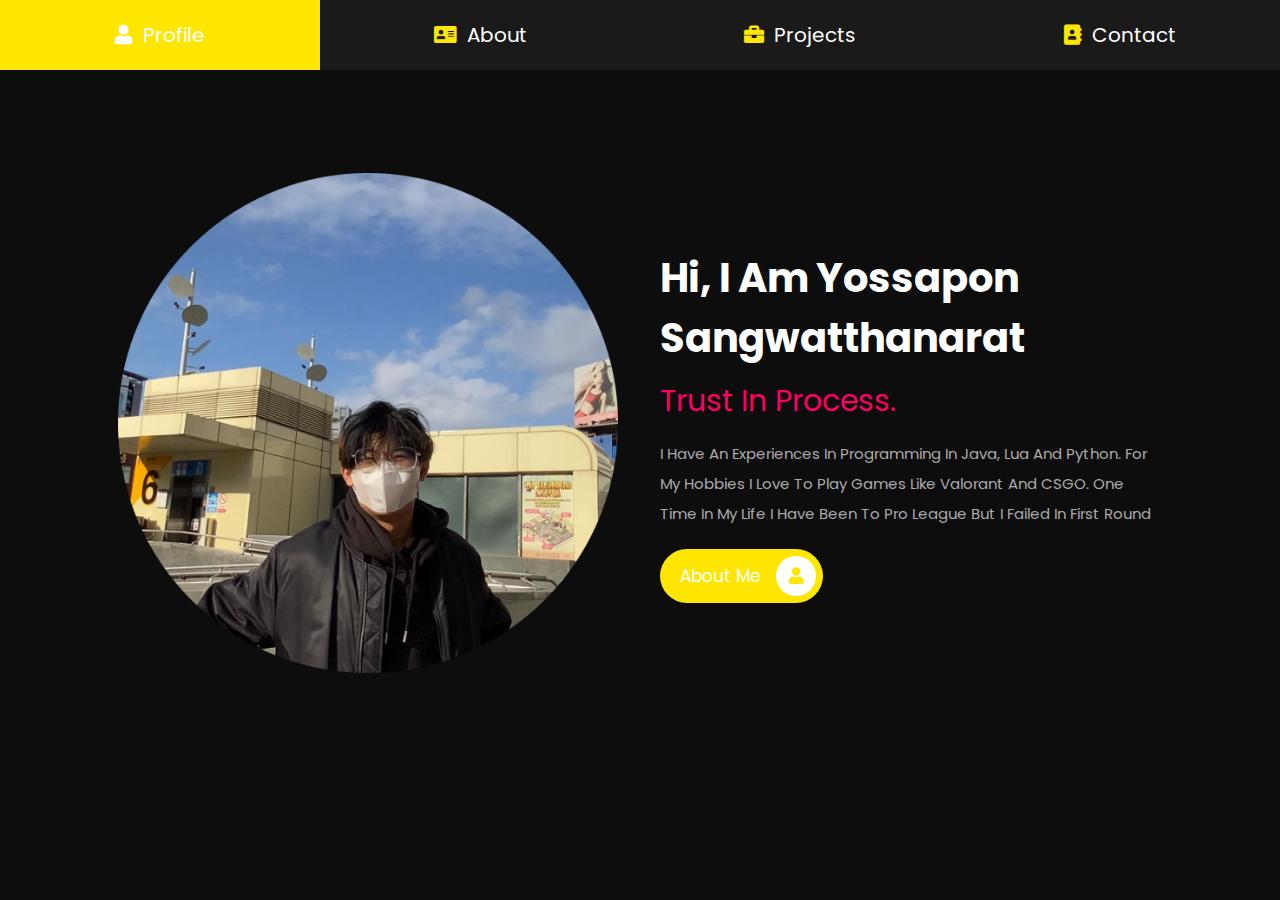
<file: index.html>
<!DOCTYPE html>
<html lang="en">
<head>
    <meta charset="UTF-8">
    <meta http-equiv="X-UA-Compatible" content="IE=edge">
    <meta name="viewport" content="width=device-width, initial-scale=1.0">
    <title>Yossapon's Profile</title>

    <!-- font awesome cdn link  -->
    <link rel="stylesheet" href="https://cdnjs.cloudflare.com/ajax/libs/font-awesome/5.15.4/css/all.min.css">

    <!-- custom css file link  -->
    <link rel="stylesheet" href="css/style.css">

</head>
<body>
    
<!-- navbar section starts  -->

<nav class="navbar">
    <a href="index.html" class="active"> <i class="fas fa-user"></i> <span>profile</span> </a>
    <a href="about.html"> <i class="fas fa-address-card"></i> <span>about</span> </a>
    <a href="projects.html"> <i class="fas fa-briefcase"></i> <span>projects</span> </a>
    <a href="contact.html"> <i class="fas fa-address-book"></i> <span>contact</span> </a>
</nav>

<!-- navbar section ends -->

<!-- home section starts  -->

<section class="home">

    <div class="image">
        <img src="images/320620491_6197551183613061_4508735740021231216_n-modified (1).png" alt="">
    </div>

    <div class="content">
        <h3>hi, i am Yossapon Sangwatthanarat</h3>
        <span>Trust In Process.</span>
        <p>I have an Experiences in programming in Java, Lua and Python. For my hobbies I Love to play games like Valorant and CSGO. One time in my life I have been to Pro League but I failed in first round</p>
        <a href="about.html" class="btn"> about me <i class="fas fa-user"></i> </a>
    </div>

</section>

<!-- home section ends -->

</body>
</html>
</file>
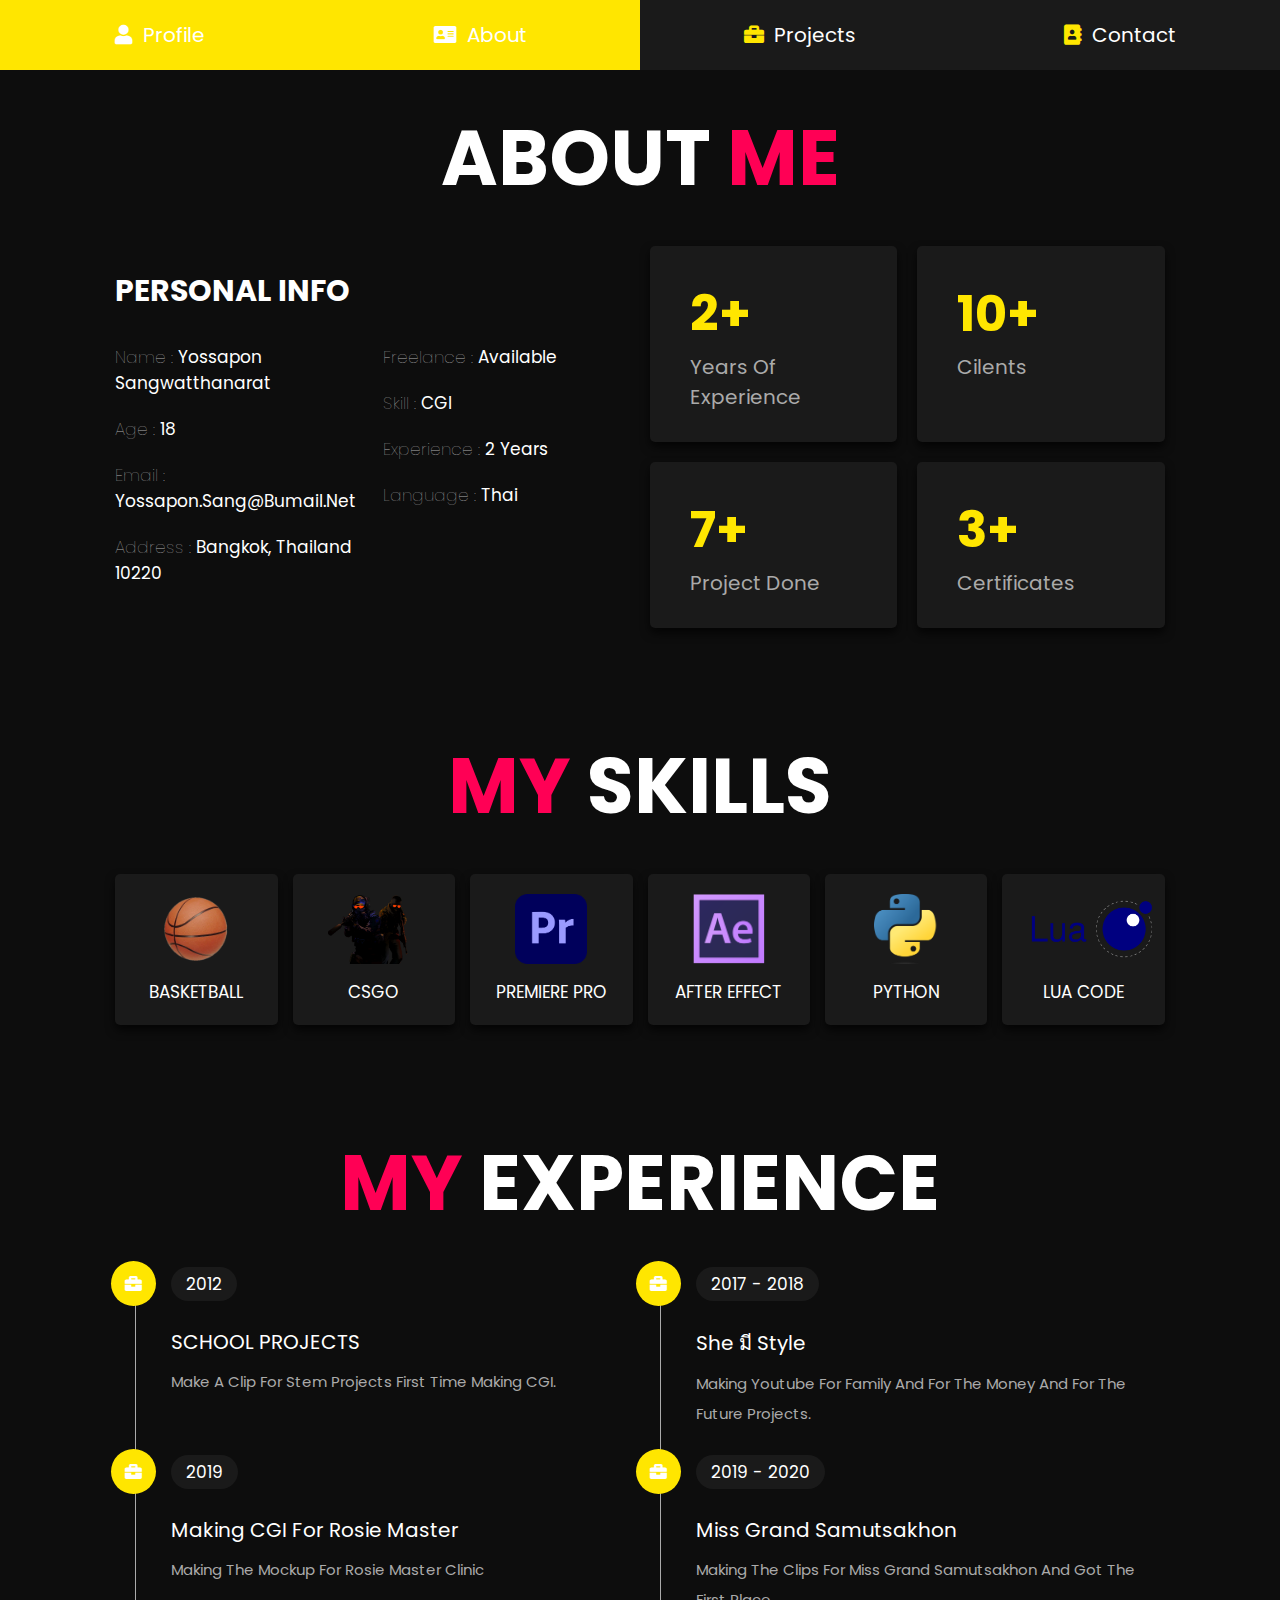
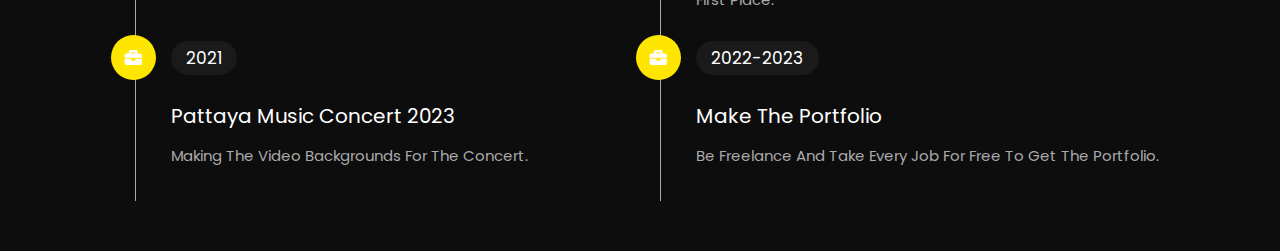
<file: about.html>
<!DOCTYPE html>
<html lang="en">

<head>
    <meta charset="UTF-8">
    <meta http-equiv="X-UA-Compatible" content="IE=edge">
    <meta name="viewport" content="width=device-width, initial-scale=1.0">
    <title>About - Yossapon's Profile</title>

    <!-- font awesome cdn link  -->
    <link rel="stylesheet" href="https://cdnjs.cloudflare.com/ajax/libs/font-awesome/5.15.4/css/all.min.css">

    <!-- custom css file link  -->
    <link rel="stylesheet" href="css/style.css">

</head>

<body>

    <!-- navbar section starts  -->

    <nav class="navbar">
        <a href="index.html"> <i class="fas fa-user"></i> <span>profile</span> </a>
        <a href="about.html" class="active"> <i class="fas fa-address-card"></i> <span>about</span> </a>
        <a href="projects.html"> <i class="fas fa-briefcase"></i> <span>projects</span> </a>
        <a href="contact.html"> <i class="fas fa-address-book"></i> <span>contact</span> </a>
    </nav>

    <!-- navbar section ends -->

    <!-- about section starts  -->

    <section class="about">

        <h1 class="heading"> about <span>me</span> </h1>

        <div class="row">

            <div class="info-container">

                <h1>personal info</h1>

                <div class="box-container">

                    <div class="box">
                        <h3> <span>name : </span> Yossapon Sangwatthanarat </h3>
                        <h3> <span>age : </span> 18 </h3>
                        <h3> <span>email : </span> yossapon.sang@bumail.net </h3>
                        <h3> <span>address : </span> Bangkok, Thailand 10220 </h3>
                    </div>

                    <div class="box">
                        <h3> <span>freelance : </span> Available </h3>
                        <h3> <span>skill : </span> CGI </h3>
                        <h3> <span>experience : </span> 2 years </h3>
                        <h3> <span>language : </span> Thai </h3>
                    </div>

                </div>

            </div>

            <div class="count-container">

                <div class="box">
                    <h3>2+</h3>
                    <p>Years of Experience</p>
                </div>

                <div class="box">
                    <h3>10+</h3>
                    <p>Cilents</p>
                </div>

                <div class="box">
                    <h3>7+</h3>
                    <p>Project Done</p>
                </div>

                <div class="box">
                    <h3>3+</h3>
                    <p>Certificates</p>
                </div>

            </div>

        </div>

    </section>

    <!-- about section ends -->

    <!-- skills section starts  -->

    <section class="skills">

        <h1 class="heading"> <span>my</span> skills </h1>

        <div class="box-container">
            <div class="box">
                <img src="images/Basketball.png">
                <h3>Basketball</h3>
            </div>
            <div class="box">
                <img src="images/header_ctt.png">
                <h3>CSGO</h3>
            </div>
            <div class="box">
                <img src="images/Adobe_Premiere_Pro_CC_icon.svg.png">
                <h3>Premiere Pro</h3>
            </div>
            <div class="box">
                <img src="images/after-effects-cs6-logo-EC9F3A3961-seeklogo.com.png">
                <h3>After Effect</h3>
            </div>
            <div class="box">
                <img src="images/Python-logo-notext.svg.png">
                <h3>Python</h3>
            </div>
            <div class="box">
                <img src="images/1_A240hQnv-DQsFRGuKhiOTw.png">
                <h3>Lua Code</h3>
            </div>
        </div>

    </section>

    <!-- skills section ends -->

    <!-- education section starts  -->

    <section class="education">

        <h1 class="heading"> <span>my</span> experience </h1>

        <div class="box-container">

            <div class="box">
                <i class="fas fa-briefcase"></i>
                <span>2012</span>
                <h3>SCHOOL PROJECTS</h3>
                <p>Make a Clip for Stem Projects First time making CGI.</p>
            </div>

            <div class="box">
                <i class="fas fa-briefcase"></i>
                <span>2017 - 2018</span>
                <h3>She มี Style</h3>
                <p>Making youtube for family and for the money and For the Future projects.</p>
            </div>

            <div class="box">
                <i class="fas fa-briefcase"></i>
                <span>2019</span>
                <h3>Making CGI For Rosie Master</h3>
                <p>Making the mockup for Rosie Master Clinic</p>
            </div>

            <div class="box">
                <i class="fas fa-briefcase"></i>
                <span>2019 - 2020</span>
                <h3>Miss Grand Samutsakhon</h3>
                <p>Making the clips for Miss Grand Samutsakhon and got the first place.</p>
            </div>

            <div class="box">
                <i class="fas fa-briefcase"></i>
                <span>2021</span>
                <h3>Pattaya Music Concert 2023</h3>
                <p>Making the video backgrounds for the concert.</p>
            </div>

            <div class="box">
                <i class="fas fa-briefcase"></i>
                <span>2022-2023</span>
                <h3>Make the Portfolio</h3>
                <p>Be Freelance and take every job for free to get the Portfolio.</p>
            </div>

        </div>

    </section>

    <!-- education section ends -->

</body>

</html>
</file>
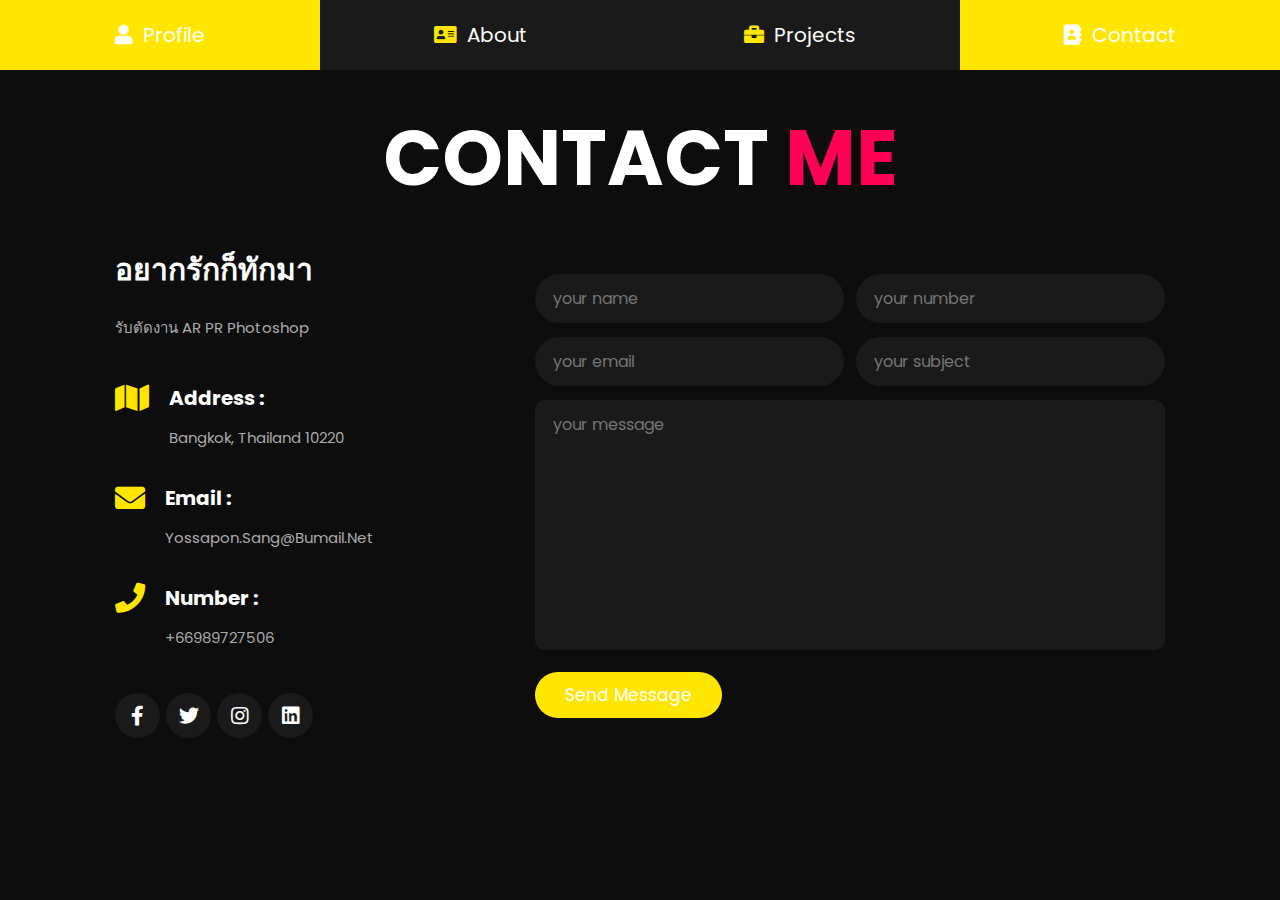
<file: contact.html>
<!DOCTYPE html>
<html lang="en">
<head>
    <meta charset="UTF-8">
    <meta http-equiv="X-UA-Compatible" content="IE=edge">
    <meta name="viewport" content="width=device-width, initial-scale=1.0">
    <title>Contact - Yossapon's Profile</title>

    <!-- font awesome cdn link  -->
    <link rel="stylesheet" href="https://cdnjs.cloudflare.com/ajax/libs/font-awesome/5.15.4/css/all.min.css">

    <!-- custom css file link  -->
    <link rel="stylesheet" href="css/style.css">

</head>
<body>
    
<!-- navbar section starts  -->

<nav class="navbar">
    <a href="index.html"> <i class="fas fa-user"></i> <span>profile</span> </a>
    <a href="about.html"> <i class="fas fa-address-card"></i> <span>about</span> </a>
    <a href="projects.html"> <i class="fas fa-briefcase"></i> <span>projects</span> </a>
    <a href="contact.html" class="active"> <i class="fas fa-address-book"></i> <span>contact</span> </a>
</nav>

<!-- navbar section ends -->

<!-- contact section starts  -->

<section class="contact">

<h1 class="heading"> contact <span>me</span> </h1>

<div class="row">

    <div class="info-container">

        <h1>อยากรักก็ทักมา</h1>

        <p>รับตัดงาน AR PR Photoshop</p>

        <div class="box-container">

            <div class="box">
                <i class="fas fa-map"></i>
                <div class="info">
                    <h3>Address :</h3>
                    <p>Bangkok, Thailand 10220</p>
                </div>
            </div>

            <div class="box">
                <i class="fas fa-envelope"></i>
                <div class="info">
                    <h3>email :</h3>
                    <p>yossapon.sang@bumail.net</p>
                </div>
            </div>

            <div class="box">
                <i class="fas fa-phone"></i>
                <div class="info">
                    <h3>number :</h3>
                    <p>+66989727506</p>
                </div>
            </div>

        </div>

        <div class="share">
            <a href="#" class="fab fa-facebook-f"></a>
            <a href="#" class="fab fa-twitter"></a>
            <a href="#" class="fab fa-instagram"></a>
            <a href="#" class="fab fa-linkedin"></a>
        </div>

    </div>

    <form action="">

        <div class="inputBox">
            <input type="text" placeholder="your name">
            <input type="number" placeholder="your number">
        </div>

        <div class="inputBox">
            <input type="email" placeholder="your email">
            <input type="text" placeholder="your subject">
        </div>

        <textarea name="" placeholder="your message" id="" cols="30" rows="10"></textarea>

        <input type="submit" value="send message" class="btn">

    </form>

</div>

</section>

<!-- contact section ends -->

</body>
</html>
</file>
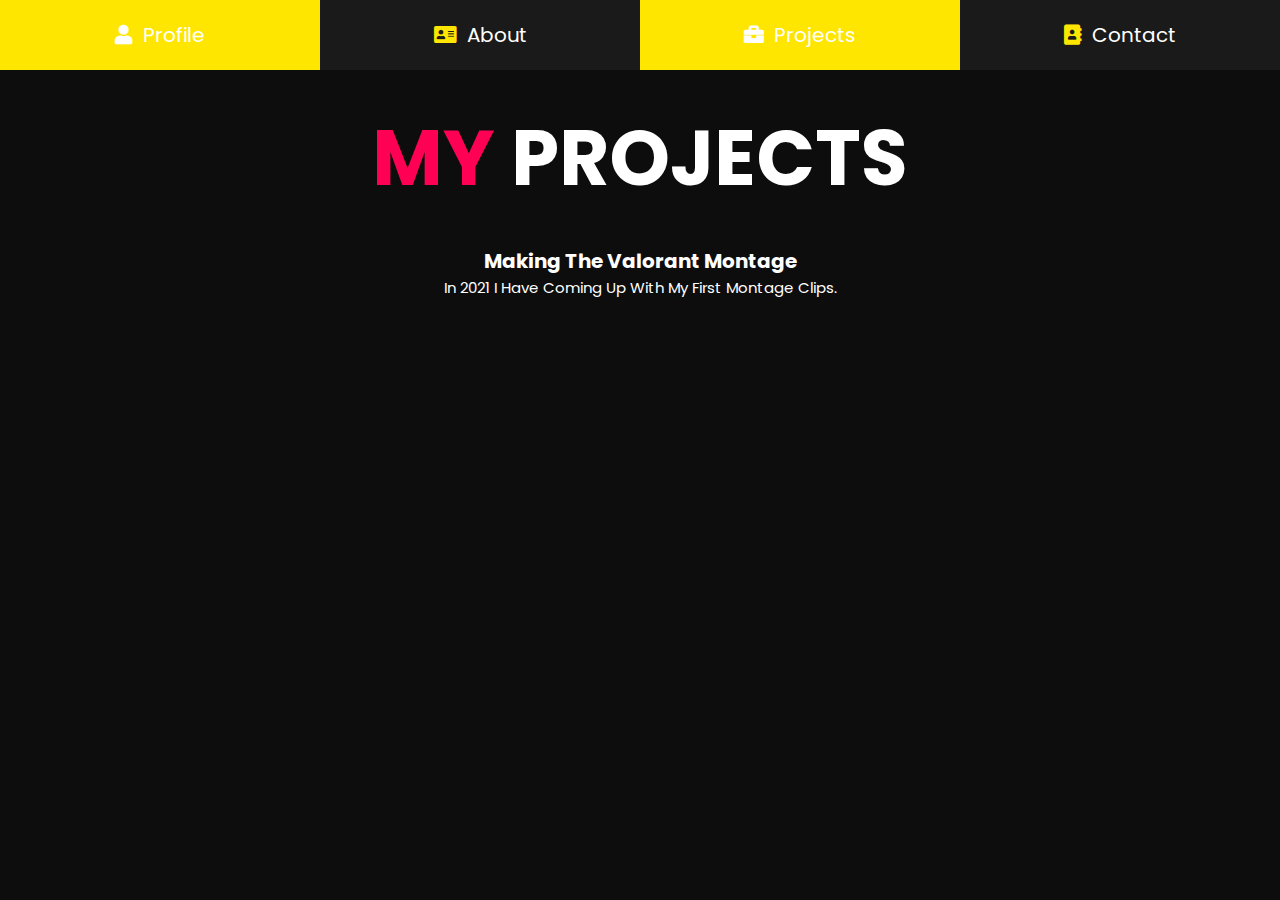
<file: projects.html>
<!DOCTYPE html>
<html lang="en">

<head>
    <meta charset="UTF-8">
    <meta http-equiv="X-UA-Compatible" content="IE=edge">
    <meta name="viewport" content="width=device-width, initial-scale=1.0">
    <title>Projects - Yossapon's Profile</title>

    <!-- font awesome cdn link  -->
    <link rel="stylesheet" href="https://cdnjs.cloudflare.com/ajax/libs/font-awesome/5.15.4/css/all.min.css">

    <!-- custom css file link  -->
    <link rel="stylesheet" href="css/style.css">

</head>

<body>

    <!-- navbar section starts  -->

    <nav class="navbar">
        <a href="index.html"> <i class="fas fa-user"></i> <span>profile</span> </a>
        <a href="about.html"> <i class="fas fa-address-card"></i> <span>about</span> </a>
        <a href="projects.html" class="active"> <i class="fas fa-briefcase"></i> <span>projects</span> </a>
        <a href="contact.html"> <i class="fas fa-address-book"></i> <span>contact</span> </a>
    </nav>

    <!-- navbar section ends -->

    <!-- projects section starts  -->

    <section class="projects">
        <h1 class="heading"> <span>my</span> projects </h1>
        <h3>Making the Valorant Montage</h3>
        <p>In 2021 I have coming up with my first Montage clips.</p>
        <div class="box-container">
            <iframe width="720" height="405" src="https://www.youtube.com/embed/dBEAdOMui88"
                title="YouTube video player" frameborder="0" allow="accelerometer; autoplay; clipboard-write; encrypted-media; 
            gyroscope; picture-in-picture" allowfullscreen></iframe>
        </div>
    </section>

    <!-- projects section ends -->

</body>

</html>
</file>
<file: css/style.css>
@import url("https://fonts.googleapis.com/css2?family=Poppins:wght@100;300;400;500;600;700&display=swap");

* {
  font-family: 'Poppins', sans-serif;
  margin: 0;
  padding: 0;
  -webkit-box-sizing: border-box;
  box-sizing: border-box;
  text-decoration: none;
  outline: none;
  border: none;
  text-transform: capitalize;
}

html {
  font-size: 62.5%;
  overflow-x: hidden;
}

body {
  background: #0d0d0d;
  padding-top: 5rem;
}

section {
  padding: 5rem 9%;
}

.heading {
  text-align: center;
  font-size: 6vw;
  color: #fff;
  margin-bottom: 3rem;
  text-transform: uppercase;
}

.heading span {
  text-transform: uppercase;
  color: rgb(255, 0, 85);
}

.btn {
  display: inline-block;
  margin-top: 1rem;
  border-radius: 5rem;
  background: rgb(255, 230, 0);
  padding: .7rem;
  font-size: 1.7rem;
  color: #fff;
  padding-left: 2rem;
}

.btn i {
  height: 4rem;
  width: 4rem;
  line-height: 4rem;
  font-size: 1.7rem;
  text-align: center;
  background: #fff;
  color: rgb(255, 230, 0);
  border-radius: 50%;
  margin-left: 1rem;
  -webkit-transition: .2s linear;
  transition: .2s linear;
}

.btn:hover i {
  margin-left: 2rem;
}

.navbar {
  position: fixed;
  top: 0;
  left: 0;
  right: 0;
  display: -webkit-box;
  display: -ms-flexbox;
  display: flex;
  z-index: 1000;
  -webkit-box-align: end;
  -ms-flex-align: end;
  align-items: flex-end;
}

.navbar a {
  padding: 2rem;
  font-size: 2rem;
  background: #1a1a1a;
  -webkit-box-flex: 1;
  -ms-flex: 1;
  flex: 1;
  color: #fff;
  text-align: center;
  -webkit-transition: .2s linear;
  transition: .2s linear;
}

.navbar a i {
  color: rgb(255, 230, 0);
  padding-right: .5rem;
}

.navbar a:hover {
  background: rgb(255, 230, 0);
}

.navbar .active {
  background: rgb(255, 230, 0);
}

.navbar .active i {
  color: #fff;
}

.navbar a:hover i {
  color: #fff;
}

.home {
  display: -webkit-box;
  display: -ms-flexbox;
  display: flex;
  -webkit-box-align: center;
  -ms-flex-align: center;
  align-items: center;
  -ms-flex-wrap: wrap;
  flex-wrap: wrap;
  gap: 4rem;
  min-height: calc(100vh - 15rem);
}

.home .image {
  -webkit-box-flex: 1;
  -ms-flex: 1 1 42rem;
  flex: 1 1 42rem;
  text-align: center;
}

.home .image img {
  height: 50rem;
  width: 50rem;
  /* border-radius: 30% 70% 70% 30% / 30% 30% 70% 70%; */
}

.home .content {
  -webkit-box-flex: 1;
  -ms-flex: 1 1 42rem;
  flex: 1 1 42rem;
}

.home .content h3 {
  color: #fff;
  font-size: 4rem;
  padding-bottom: .5rem;
}

.home .content span {
  font-size: 3rem;
  color: rgb(255, 0, 98);
  padding: .5rem 0;
  display: block;
}

.home .content p {
  font-size: 1.5rem;
  color: #aaa;
  padding: 1rem 0;
  line-height: 2;
}

.about .row {
  display: -webkit-box;
  display: -ms-flexbox;
  display: flex;
  -webkit-box-align: center;
  -ms-flex-align: center;
  align-items: center;
  -ms-flex-wrap: wrap;
  flex-wrap: wrap;
  gap: 2rem;
}

.about .row .info-container {
  -webkit-box-flex: 1;
  -ms-flex: 1 1 42rem;
  flex: 1 1 42rem;
}

.about .row .info-container h1 {
  font-size: 3rem;
  color: #fff;
  text-transform: uppercase;
  padding-bottom: 1rem;
}

.about .row .info-container .box-container {
  padding: 1rem 0;
  display: -webkit-box;
  display: -ms-flexbox;
  display: flex;
  -ms-flex-wrap: wrap;
  flex-wrap: wrap;
  gap: 2rem;
}

.about .row .info-container .box-container .box {
  -webkit-box-flex: 1;
  -ms-flex: 1 1 20rem;
  flex: 1 1 20rem;
}

.about .row .info-container .box-container .box h3 {
  font-size: 1.7rem;
  color: #fff;
  padding: 1rem 0;
  font-weight: normal;
}

.about .row .info-container .box-container .box h3 span {
  color: #aaa;
  font-weight: lighter;
}

.about .row .count-container {
  -webkit-box-flex: 1;
  -ms-flex: 1 1 42rem;
  flex: 1 1 42rem;
  display: -webkit-box;
  display: -ms-flexbox;
  display: flex;
  -ms-flex-wrap: wrap;
  flex-wrap: wrap;
  gap: 2rem;
}

.about .row .count-container .box {
  -webkit-box-flex: 1;
  -ms-flex: 1 1 20rem;
  flex: 1 1 20rem;
  padding: 3rem 4rem;
  border-radius: .5rem;
  background: #1a1a1a;
  -webkit-box-shadow: 0 0.5rem 1rem rgba(0, 0, 0, 0.7);
  box-shadow: 0 0.5rem 1rem rgba(0, 0, 0, 0.7);
}

.about .row .count-container .box h3 {
  font-size: 5rem;
  color: rgb(255, 230, 0);
}

.about .row .count-container .box p {
  font-size: 2rem;
  color: #aaa;
}

.skills .box-container {
  display: -ms-grid;
  display: grid;
  -ms-grid-columns: (minmax(16rem, 1fr))[auto-fit];
  grid-template-columns: repeat(auto-fit, minmax(16rem, 1fr));
  gap: 1.5rem;
}

.skills .box-container .box {
  padding: 2rem;
  text-align: center;
  -webkit-box-shadow: 0 0.5rem 1rem rgba(0, 0, 0, 0.7);
  box-shadow: 0 0.5rem 1rem rgba(0, 0, 0, 0.7);
  border-radius: .5rem;
  background: #1a1a1a;
}

.skills .box-container .box:hover {
  background: #fff;
}

.skills .box-container .box:hover h3 {
  color: #0d0d0d;
}

.skills .box-container .box img {
  height: 7rem;
  margin-bottom: 1rem;
}

.skills .box-container .box h3 {
  color: #fff;
  font-size: 1.7rem;
  font-weight: normal;
  text-transform: uppercase;
}

.education .box-container {
  display: -webkit-box;
  display: -ms-flexbox;
  display: flex;
  -ms-flex-wrap: wrap;
  flex-wrap: wrap;
}

.education .box-container .box {
  -webkit-box-flex: 1;
  -ms-flex: 1 1 40rem;
  flex: 1 1 40rem;
  margin-left: 2rem;
  padding-top: 0;
  padding-bottom: 0;
  padding-left: 3.5rem;
  padding-bottom: 3rem;
  border-left: 0.1rem solid #aaa;
  position: relative;
}

.education .box-container .box i {
  height: 4.5rem;
  width: 4.5rem;
  line-height: 4.5rem;
  font-size: 1.7rem;
  border-radius: 50%;
  background: rgb(255, 230, 0);
  color: #fff;
  text-align: center;
  position: absolute;
  top: -1rem;
  left: -2.5rem;
}

.education .box-container .box span {
  font-size: 1.7rem;
  color: #fff;
  border-radius: 5rem;
  padding: .5rem 1.5rem;
  background: #1a1a1a;
}

.education .box-container .box h3 {
  font-size: 2rem;
  padding: 1rem 0;
  color: #fff;
  padding-top: 3rem;
  font-weight: normal;
}

.education .box-container .box p {
  font-size: 1.5rem;
  color: #aaa;
  line-height: 2;
}

.projects {
  text-align: center;
}

.projects .box-container {
  display: -ms-grid;
  display: grid;
  -ms-grid-columns: (minmax(31rem, 1fr))[auto-fit];
  grid-template-columns: repeat(auto-fit, minmax(31rem, 1fr));
  gap: 1.5rem;
  margin-bottom: 2rem;
  justify-items: center;
}

.projects .box-container .box {
  height: 30rem;
  overflow: hidden;
  position: relative;
}

.projects h3 {
  color: #fff;
  font-size: 2rem;
}

.projects p {
  color: #fff;
  font-size: 1.5rem;
  margin-bottom: 5rem;
}

.projects .box-container .box:hover .content {
  -webkit-transform: translateY(0%);
  transform: translateY(0%);
}

.projects .box-container .box img {
  height: 100%;
  width: 100%;
  -o-object-fit: cover;
  object-fit: cover;
}

.projects .box-container .box .content {
  position: absolute;
  top: 0;
  left: 0;
  height: 100%;
  width: 100%;
  background: #1a1a1a;
  display: -webkit-box;
  display: -ms-flexbox;
  display: flex;
  -webkit-box-orient: vertical;
  -webkit-box-direction: normal;
  -ms-flex-flow: column;
  flex-flow: column;
  -webkit-box-align: center;
  -ms-flex-align: center;
  align-items: center;
  -webkit-box-pack: center;
  -ms-flex-pack: center;
  justify-content: center;
  padding: 2rem;
  -webkit-transform: translateY(-100%);
  transform: translateY(-100%);
  -webkit-transition: .2s linear;
  transition: .2s linear;
}

.projects .box-container .box .content h3 {
  font-size: 2.5rem;
  color: #fff;
  text-transform: uppercase;
  font-weight: normal;
}

.projects .box-container .box .content p {
  padding: 1rem 0;
  font-size: 1.5rem;
  line-height: 2;
  color: #aaa;
}

.projects .box-container .box .content a {
  font-size: 2rem;
  color: rgb(255, 230, 0);
}

.projects .box-container .box .content a:hover {
  color: #fff;
}

.contact .row {
  display: -webkit-box;
  display: -ms-flexbox;
  display: flex;
  -webkit-box-align: center;
  -ms-flex-align: center;
  align-items: center;
  -ms-flex-wrap: wrap;
  flex-wrap: wrap;
  gap: 2rem;
}

.contact .row .info-container {
  width: 40rem;
}

.contact .row .info-container h1 {
  font-size: 3rem;
  text-transform: uppercase;
  color: #fff;
  padding-bottom: 1rem;
}

.contact .row .info-container p {
  font-size: 1.5rem;
  line-height: 2;
  color: #aaa;
  padding: 1rem 0;
}

.contact .row .info-container .box-container {
  padding: 2rem 0;
}

.contact .row .info-container .box-container .box {
  display: -webkit-box;
  display: -ms-flexbox;
  display: flex;
  gap: 2rem;
  padding: 1rem 0;
}

.contact .row .info-container .box-container .box i {
  font-size: 3rem;
  color: rgb(255, 230, 0);
}

.contact .row .info-container .box-container .box h3 {
  font-size: 2rem;
  color: #fff;
}

.contact .row .info-container .share a {
  font-size: 2rem;
  height: 4.5rem;
  width: 4.5rem;
  line-height: 4.5rem;
  border-radius: 50%;
  background: #1a1a1a;
  color: #fff;
  text-align: center;
  margin-right: .3rem;
}

.contact .row .info-container .share a:hover {
  background: rgb(255, 230, 0);
}

.contact .row form {
  -webkit-box-flex: 1;
  -ms-flex: 1 1 42rem;
  flex: 1 1 42rem;
}

.contact .row form .inputBox {
  display: -webkit-box;
  display: -ms-flexbox;
  display: flex;
  -ms-flex-wrap: wrap;
  flex-wrap: wrap;
  -webkit-box-pack: justify;
  -ms-flex-pack: justify;
  justify-content: space-between;
}

.contact .row form .inputBox input {
  width: 49%;
}

.contact .row form .inputBox input,
.contact .row form textarea {
  border-radius: 5rem;
  padding: 1.2rem 1.8rem;
  font-size: 1.6rem;
  color: #fff;
  text-transform: none;
  margin: .7rem 0;
  background: #1a1a1a;
}

.contact .row form textarea {
  width: 100%;
  border-radius: 1rem;
  resize: none;
  height: 25rem;
}

.contact .row form .btn {
  padding: 1rem 3rem;
  cursor: pointer;
}

.contact .row form .btn:hover {
  background: #fff;
  color: #0d0d0d;
}

@media (max-width: 1200px) {
  html {
    font-size: 55%;
  }

  section {
    padding: 3rem 2rem;
  }
}

@media (max-width: 768px) {
  .heading {
    font-size: 12vw;
  }

  .navbar a i {
    padding: 0;
  }

  .navbar a span {
    display: none;
  }

  .navbar a:hover {
    padding-bottom: 2rem;
  }

  .home {
    text-align: center;
    gap: 2rem;
  }

  .home .image img {
    height: 30rem;
    width: 30rem;
  }

  .home .content h3 {
    font-size: 3rem;
  }

  .home .content span {
    font-size: 2.5rem;
  }

  .contact .row form .inputBox input {
    width: 100%;
    margin-bottom: 1rem;
  }
}

@media (max-width: 450px) {
  html {
    font-size: 50%;
  }
}

/*# sourceMappingURL=style.css.map */
</file>
